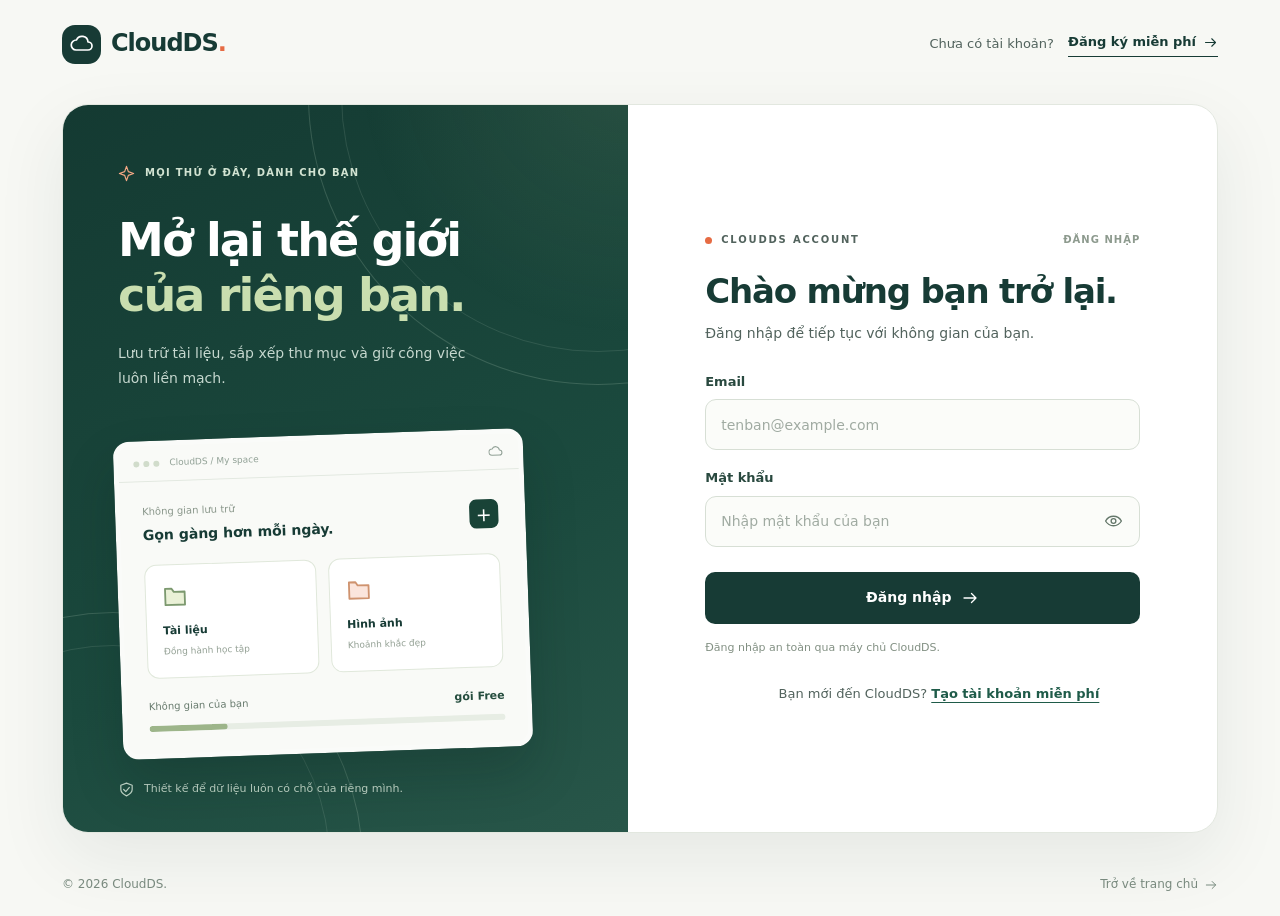
<file: frontend/pages/login.html>
<!DOCTYPE html>
<html lang="vi">
<head>
  <meta charset="UTF-8">
  <meta name="viewport" content="width=device-width, initial-scale=1">
  <meta name="theme-color" content="#173b35">
  <meta name="description" content="Đăng nhập CloudDS — lưu trữ tài liệu và hình ảnh thật gọn gàng.">
  <title>Đăng nhập — CloudDS</title>
  <link rel="icon" href="../assets/icons/favicon.svg" type="image/svg+xml">
  <link rel="stylesheet" href="../assets/vendor/bootstrap/bootstrap.min.css">
  <link rel="stylesheet" href="../assets/css/main.css">
  
  
  <link rel="stylesheet" href="../assets/css/components.css">
  <link rel="stylesheet" href="../assets/css/auth.css">
  <script src="../assets/js/api.js" defer></script>
  
  <script src="../assets/js/auth.js" defer></script>
</head>
<body class="auth-page" data-auth-page="login">
  <a class="skip-link" href="#main">Bỏ qua điều hướng</a>
  <svg xmlns="http://www.w3.org/2000/svg" style="display:none" aria-hidden="true">
<symbol id="icon-cloud" viewBox="0 0 24 24"><path d="M6 18h12a4 4 0 0 0 0-8 6 6 0 0 0-11.5-2A5 5 0 0 0 6 18Z"/></symbol>
<symbol id="icon-arrow" viewBox="0 0 24 24"><path d="M4 12h16m-6-6 6 6-6 6"/></symbol>
<symbol id="icon-check" viewBox="0 0 24 24"><path d="m5 12 4 4L19 6"/></symbol>
<symbol id="icon-folder" viewBox="0 0 24 24"><path d="M3 7V5h6l2 3h10v12H3V7Z"/></symbol>
<symbol id="icon-shield" viewBox="0 0 24 24"><path d="m12 3 8 3v6c0 5-8 9-8 9s-8-4-8-9V6Z"/><path d="m8 12 3 3 5-6"/></symbol>
<symbol id="icon-eye" viewBox="0 0 24 24"><path d="M2 12s3.5-6 10-6 10 6 10 6-3.5 6-10 6S2 12 2 12Z"/><circle cx="12" cy="12" r="3"/></symbol>
<symbol id="icon-eye-off" viewBox="0 0 24 24"><path d="m3 3 18 18M10.7 6.1a12.5 12.5 0 0 1 1.3-.1c6.5 0 10 6 10 6a16 16 0 0 1-3.2 3.7M6.3 6.7C3.5 8.5 2 12 2 12s3.5 6 10 6c1.2 0 2.3-.2 3.3-.6"/><path d="M10 10a3 3 0 0 0 4 4"/></symbol>
<symbol id="icon-sparkle" viewBox="0 0 24 24"><path d="m12 2 2.6 7.4L22 12l-7.4 2.6L12 22l-2.6-7.4L2 12l7.4-2.6L12 2Z"/></symbol>
<symbol id="icon-lock" viewBox="0 0 24 24"><rect x="5" y="10" width="14" height="11" rx="2"/><path d="M8 10V7a4 4 0 0 1 8 0v3"/></symbol>
</svg>
  <header class="auth-header">
    <div class="container auth-header-inner">
      <a class="brand" href="../index.html" aria-label="CloudDS — Trang chủ"><span class="brand-mark"><svg class="icon" aria-hidden="true"><use href="#icon-cloud"></use></svg></span><span>CloudDS<span class="brand-dot">.</span></span></a>
      <div class="auth-header-action"><span>Chưa có tài khoản?</span><a href="register.html">Đăng ký miễn phí<svg class="icon" aria-hidden="true"><use href="#icon-arrow"></use></svg></a></div>
    </div>
  </header>
  <main id="main" class="auth-main container">
    <section class="auth-shell" aria-label="Đăng nhập CloudDS">
      <div class="auth-aside">
        <div class="aside-glow aside-glow-one" aria-hidden="true"></div><div class="aside-glow aside-glow-two" aria-hidden="true"></div>
        <div class="aside-content">
          <div class="aside-label"><svg class="icon" aria-hidden="true"><use href="#icon-sparkle"></use></svg>MỌI THỨ Ở ĐÂY, DÀNH CHO BẠN</div>
          <h1>Mở lại thế giới<br><em>của riêng bạn.</em></h1>
          <p>Lưu trữ tài liệu, sắp xếp thư mục và giữ công việc luôn liền mạch.</p>
          <div class="aside-illustration" aria-hidden="true"><div class="illus-top"><span class="illus-dots"><i></i><i></i><i></i></span><span>CloudDS / My space</span><svg class="icon"><use href="#icon-cloud"></use></svg></div><div class="illus-body"><div class="illus-title"><div><small>Không gian lưu trữ</small><strong>Gọn gàng hơn mỗi ngày.</strong></div><span class="illus-plus">+</span></div><div class="illus-folders"><span><svg class="icon"><use href="#icon-folder"></use></svg><b>Tài liệu</b><small>Đồng hành học tập</small></span><span><svg class="icon"><use href="#icon-folder"></use></svg><b>Hình ảnh</b><small>Khoảnh khắc đẹp</small></span></div><div class="illus-capacity"><span>Không gian của bạn</span><b>gói Free</b><div class="illus-progress"><i></i></div></div></div></div>
          <div class="aside-bottom"><svg class="icon" aria-hidden="true"><use href="#icon-shield"></use></svg> Thiết kế để dữ liệu luôn có chỗ của riêng mình.</div>
        </div>
      </div>
      <div class="auth-form-side">
        <div class="form-content" id="auth-form-content">
          <div class="form-topline"><span class="eyebrow">CLOUDDS ACCOUNT</span><span class="form-step">ĐĂNG NHẬP</span></div>
          <h2>Chào mừng bạn trở lại.</h2><p class="form-subtitle">Đăng nhập để tiếp tục với không gian của bạn.</p>
          <div class="form-message" id="form-message" role="alert" hidden></div>
          <noscript><p class="alert alert-warning">Vui lòng bật JavaScript để sử dụng biểu mẫu.</p></noscript><form id="auth-form" method="post" novalidate><fieldset id="auth-fields" disabled>
            <div class="field" data-field="email"><label for="email">Email</label><div class="input-wrap"><input class="form-control" id="email" name="email" type="email" placeholder="tenban@example.com" autocomplete="email" maxlength="254" required aria-describedby="email-error" spellcheck="false"></div><p class="field-error" id="email-error" aria-live="polite"></p></div><div class="field" data-field="password"><label for="password">Mật khẩu</label><div class="input-wrap"><input class="form-control" id="password" name="password" type="password" placeholder="Nhập mật khẩu của bạn" autocomplete="current-password" required aria-describedby="password-error" spellcheck="false"><button class="visibility-toggle" type="button" aria-label="Hiện mật khẩu" aria-pressed="false" data-toggle-password="password"><svg class="icon" aria-hidden="true"><use href="#icon-eye"></use></svg></button></div><p class="field-error" id="password-error" aria-live="polite"></p></div>
            <button id="submit-button" class="btn btn-brand form-submit" type="submit"><span class="submit-label">Đăng nhập</span><svg class="icon submit-arrow" aria-hidden="true"><use href="#icon-arrow"></use></svg><span class="spinner-border spinner-border-sm submit-spinner" aria-hidden="true"></span></button>
          </fieldset></form>
          <p class="form-note">Đăng nhập an toàn qua máy chủ CloudDS.</p>
          <p class="form-switch">Bạn mới đến CloudDS? <a href="register.html">Tạo tài khoản miễn phí</a></p>
        </div>
        <section class="auth-success" id="auth-success" hidden tabindex="-1" aria-live="polite"><span class="success-mark"><svg class="icon" aria-hidden="true"><use href="#icon-check"></use></svg></span><h2>Chào mừng đến với CloudDS.</h2><p>Khám phá không gian lưu trữ của bạn.</p><a class="btn btn-brand" href="dashboard.html">Vào tài khoản<svg class="icon" aria-hidden="true"><use href="#icon-arrow"></use></svg></a></section>
      </div>
    </section>
  </main>
  <footer class="auth-footer"><div class="container"><span>© <span id="current-year">2026</span> CloudDS.</span><a href="../index.html">Trở về trang chủ <svg class="icon" aria-hidden="true"><use href="#icon-arrow"></use></svg></a></div></footer>
</body>
</html>
</file>
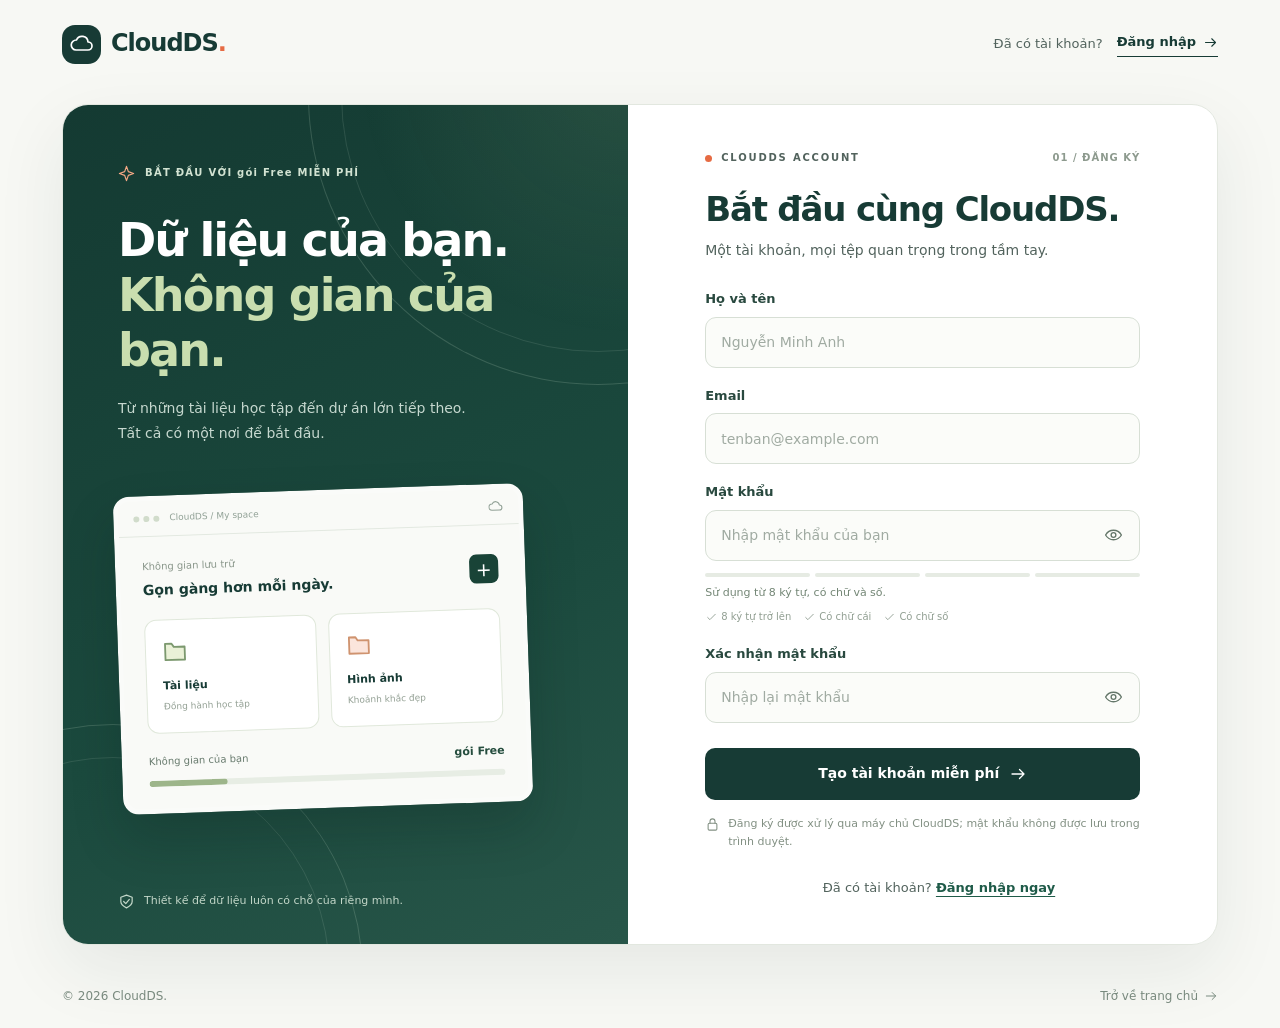
<file: frontend/pages/register.html>
<!DOCTYPE html>
<html lang="vi">
<head>
  <meta charset="UTF-8">
  <meta name="viewport" content="width=device-width, initial-scale=1">
  <meta name="theme-color" content="#173b35">
  <meta name="description" content="Tạo tài khoản CloudDS — lưu trữ tài liệu và hình ảnh thật gọn gàng.">
  <title>Tạo tài khoản — CloudDS</title>
  <link rel="icon" href="../assets/icons/favicon.svg" type="image/svg+xml">
  <link rel="stylesheet" href="../assets/vendor/bootstrap/bootstrap.min.css">
  <link rel="stylesheet" href="../assets/css/main.css">
  
  
  <link rel="stylesheet" href="../assets/css/components.css">
  <link rel="stylesheet" href="../assets/css/auth.css">
  <script src="../assets/js/api.js" defer></script>
  
  <script src="../assets/js/auth.js" defer></script>
</head>
<body class="auth-page" data-auth-page="register">
  <a class="skip-link" href="#main">Bỏ qua điều hướng</a>
  <svg xmlns="http://www.w3.org/2000/svg" style="display:none" aria-hidden="true">
<symbol id="icon-cloud" viewBox="0 0 24 24"><path d="M6 18h12a4 4 0 0 0 0-8 6 6 0 0 0-11.5-2A5 5 0 0 0 6 18Z"/></symbol>
<symbol id="icon-arrow" viewBox="0 0 24 24"><path d="M4 12h16m-6-6 6 6-6 6"/></symbol>
<symbol id="icon-check" viewBox="0 0 24 24"><path d="m5 12 4 4L19 6"/></symbol>
<symbol id="icon-folder" viewBox="0 0 24 24"><path d="M3 7V5h6l2 3h10v12H3V7Z"/></symbol>
<symbol id="icon-shield" viewBox="0 0 24 24"><path d="m12 3 8 3v6c0 5-8 9-8 9s-8-4-8-9V6Z"/><path d="m8 12 3 3 5-6"/></symbol>
<symbol id="icon-eye" viewBox="0 0 24 24"><path d="M2 12s3.5-6 10-6 10 6 10 6-3.5 6-10 6S2 12 2 12Z"/><circle cx="12" cy="12" r="3"/></symbol>
<symbol id="icon-eye-off" viewBox="0 0 24 24"><path d="m3 3 18 18M10.7 6.1a12.5 12.5 0 0 1 1.3-.1c6.5 0 10 6 10 6a16 16 0 0 1-3.2 3.7M6.3 6.7C3.5 8.5 2 12 2 12s3.5 6 10 6c1.2 0 2.3-.2 3.3-.6"/><path d="M10 10a3 3 0 0 0 4 4"/></symbol>
<symbol id="icon-sparkle" viewBox="0 0 24 24"><path d="m12 2 2.6 7.4L22 12l-7.4 2.6L12 22l-2.6-7.4L2 12l7.4-2.6L12 2Z"/></symbol>
<symbol id="icon-lock" viewBox="0 0 24 24"><rect x="5" y="10" width="14" height="11" rx="2"/><path d="M8 10V7a4 4 0 0 1 8 0v3"/></symbol>
</svg>
  <header class="auth-header">
    <div class="container auth-header-inner">
      <a class="brand" href="../index.html" aria-label="CloudDS — Trang chủ"><span class="brand-mark"><svg class="icon" aria-hidden="true"><use href="#icon-cloud"></use></svg></span><span>CloudDS<span class="brand-dot">.</span></span></a>
      <div class="auth-header-action"><span>Đã có tài khoản?</span><a href="login.html">Đăng nhập<svg class="icon" aria-hidden="true"><use href="#icon-arrow"></use></svg></a></div>
    </div>
  </header>
  <main id="main" class="auth-main container">
    <section class="auth-shell" aria-label="Tạo tài khoản CloudDS">
      <div class="auth-aside">
        <div class="aside-glow aside-glow-one" aria-hidden="true"></div><div class="aside-glow aside-glow-two" aria-hidden="true"></div>
        <div class="aside-content">
          <div class="aside-label"><svg class="icon" aria-hidden="true"><use href="#icon-sparkle"></use></svg>BẮT ĐẦU VỚI gói Free MIỄN PHÍ</div>
          <h1>Dữ liệu của bạn.<br><em>Không gian của bạn.</em></h1>
          <p>Từ những tài liệu học tập đến dự án lớn tiếp theo. Tất cả có một nơi để bắt đầu.</p>
          <div class="aside-illustration" aria-hidden="true"><div class="illus-top"><span class="illus-dots"><i></i><i></i><i></i></span><span>CloudDS / My space</span><svg class="icon"><use href="#icon-cloud"></use></svg></div><div class="illus-body"><div class="illus-title"><div><small>Không gian lưu trữ</small><strong>Gọn gàng hơn mỗi ngày.</strong></div><span class="illus-plus">+</span></div><div class="illus-folders"><span><svg class="icon"><use href="#icon-folder"></use></svg><b>Tài liệu</b><small>Đồng hành học tập</small></span><span><svg class="icon"><use href="#icon-folder"></use></svg><b>Hình ảnh</b><small>Khoảnh khắc đẹp</small></span></div><div class="illus-capacity"><span>Không gian của bạn</span><b>gói Free</b><div class="illus-progress"><i></i></div></div></div></div>
          <div class="aside-bottom"><svg class="icon" aria-hidden="true"><use href="#icon-shield"></use></svg> Thiết kế để dữ liệu luôn có chỗ của riêng mình.</div>
        </div>
      </div>
      <div class="auth-form-side">
        <div class="form-content" id="auth-form-content">
          <div class="form-topline"><span class="eyebrow">CLOUDDS ACCOUNT</span><span class="form-step">01 / ĐĂNG KÝ</span></div>
          <h2>Bắt đầu cùng CloudDS.</h2><p class="form-subtitle">Một tài khoản, mọi tệp quan trọng trong tầm tay.</p>
          <div class="form-message" id="form-message" role="alert" hidden></div>
          <noscript><p class="alert alert-warning">Vui lòng bật JavaScript để sử dụng biểu mẫu.</p></noscript><form id="auth-form" method="post" novalidate><fieldset id="auth-fields" disabled>
            <div class="field" data-field="name"><label for="name">Họ và tên</label><div class="input-wrap"><input class="form-control" id="name" name="name" type="text" placeholder="Nguyễn Minh Anh" autocomplete="name" minlength="2" maxlength="80" required aria-describedby="name-error" spellcheck="false"></div><p class="field-error" id="name-error" aria-live="polite"></p></div><div class="field" data-field="email"><label for="email">Email</label><div class="input-wrap"><input class="form-control" id="email" name="email" type="email" placeholder="tenban@example.com" autocomplete="email" maxlength="254" required aria-describedby="email-error" spellcheck="false"></div><p class="field-error" id="email-error" aria-live="polite"></p></div><div class="field" data-field="password"><label for="password">Mật khẩu</label><div class="input-wrap"><input class="form-control" id="password" name="password" type="password" placeholder="Nhập mật khẩu của bạn" autocomplete="new-password" minlength="8" maxlength="128" required aria-describedby="password-error" spellcheck="false"><button class="visibility-toggle" type="button" aria-label="Hiện mật khẩu" aria-pressed="false" data-toggle-password="password"><svg class="icon" aria-hidden="true"><use href="#icon-eye"></use></svg></button></div><p class="field-error" id="password-error" aria-live="polite"></p></div><div class="password-guide" id="password-guide"><div class="password-meter" role="meter" aria-label="Độ mạnh mật khẩu" aria-valuemin="0" aria-valuemax="4" aria-valuenow="0"><span></span><span></span><span></span><span></span></div><p id="password-strength" class="password-strength">Sử dụng từ 8 ký tự, có chữ và số.</p><div class="password-hints"><span id="hint-length"><svg class="icon" aria-hidden="true"><use href="#icon-check"></use></svg> 8 ký tự trở lên</span><span id="hint-letter"><svg class="icon" aria-hidden="true"><use href="#icon-check"></use></svg> Có chữ cái</span><span id="hint-number"><svg class="icon" aria-hidden="true"><use href="#icon-check"></use></svg> Có chữ số</span></div></div><div class="field" data-field="confirmPassword"><label for="confirmPassword">Xác nhận mật khẩu</label><div class="input-wrap"><input class="form-control" id="confirmPassword" name="confirmPassword" type="password" placeholder="Nhập lại mật khẩu" autocomplete="new-password" minlength="8" maxlength="128" required aria-describedby="confirmPassword-error" spellcheck="false"><button class="visibility-toggle" type="button" aria-label="Hiện mật khẩu" aria-pressed="false" data-toggle-password="confirmPassword"><svg class="icon" aria-hidden="true"><use href="#icon-eye"></use></svg></button></div><p class="field-error" id="confirmPassword-error" aria-live="polite"></p></div>
            <button id="submit-button" class="btn btn-brand form-submit" type="submit"><span class="submit-label">Tạo tài khoản miễn phí</span><svg class="icon submit-arrow" aria-hidden="true"><use href="#icon-arrow"></use></svg><span class="spinner-border spinner-border-sm submit-spinner" aria-hidden="true"></span></button>
          </fieldset></form>
          <div class="form-note"><svg class="icon" aria-hidden="true"><use href="#icon-lock"></use></svg><span>Đăng ký được xử lý qua máy chủ CloudDS; mật khẩu không được lưu trong trình duyệt.</span></div>
          <p class="form-switch">Đã có tài khoản? <a href="login.html">Đăng nhập ngay</a></p>
        </div>
        <section class="auth-success" id="auth-success" hidden tabindex="-1" aria-live="polite"><span class="success-mark"><svg class="icon" aria-hidden="true"><use href="#icon-check"></use></svg></span><h2>Tạo tài khoản thành công.</h2><p>Tài khoản đã được tạo. Hãy đăng nhập để sử dụng CloudDS.</p><a class="btn btn-brand" href="login.html">Khám phá không gian<svg class="icon" aria-hidden="true"><use href="#icon-arrow"></use></svg></a></section>
      </div>
    </section>
  </main>
  <footer class="auth-footer"><div class="container"><span>© <span id="current-year">2026</span> CloudDS.</span><a href="../index.html">Trở về trang chủ <svg class="icon" aria-hidden="true"><use href="#icon-arrow"></use></svg></a></div></footer>
</body>
</html>
</file>
<file: frontend/assets/css/main.css>
/* Design tokens dùng chung cho các trang tiếp theo. */
:root {
  --color-ink: #173b35;
  --color-text: #52635d;
  --color-surface: #ffffff;
  --color-bg: #f8f9f5;
  --color-soft: #eef2e9;
  --color-line: #dce3d9;
  --color-accent: #e66b43;
  --color-accent-dark: #ae3d1b;
  --radius-sm: 12px;
  --radius-md: 20px;
  --radius-lg: 32px;
  --shadow-card: 0 20px 60px rgb(24 54 44 / 8%);
  --font-body: "Segoe UI", system-ui, -apple-system, sans-serif;
  --container-width: 1180px;
}


/* Các quy tắc nền tảng, độc lập với nội dung trang. */
*, *::before, *::after { box-sizing: border-box; }
html { scroll-behavior: smooth; scroll-padding-top: 100px; }
body { margin: 0; background: var(--color-bg); color: var(--color-ink); font-family: var(--font-body); line-height: 1.65; -webkit-font-smoothing: antialiased; }
a { color: inherit; text-decoration: none; }
button, input { font: inherit; }
button, a { -webkit-tap-highlight-color: transparent; }
button { touch-action: manipulation; }
h1, h2, h3, p { margin-top: 0; }
h1, h2, h3 { line-height: 1.2; }
::selection { background: #e9b79a; color: #173b35; }
:focus-visible { outline: 3px solid var(--color-accent); outline-offset: 5px; }
.container { max-width: var(--container-width); }
.icon { width: 24px; height: 24px; fill: none; stroke: currentColor; stroke-width: 1.7; stroke-linecap: round; stroke-linejoin: round; flex: 0 0 auto; }
.skip-link { position: fixed; top: -100px; left: 16px; z-index: 100; padding: 10px 18px; background: white; border: 2px solid var(--color-ink); }
.skip-link:focus { top: 10px; }
[hidden] { display: none !important; }
@media (prefers-reduced-motion: reduce) {
 html { scroll-behavior: auto; }
 *, *::before, *::after { animation-duration: .01ms !important; animation-iteration-count: 1 !important; transition-duration: .01ms !important; }
}


/* Header/footer có thể tách sang component khi bổ sung các trang. */
.site-header { position: sticky; top: 0; z-index: 30; background: rgb(248 249 245 / 98%); border-bottom: 1px solid var(--color-line); }
.header-inner { min-height: 86px; display: flex; align-items: center; gap: 36px; }
.brand { display: inline-flex; align-items: center; gap: 10px; font-weight: 750; font-size: 24px; letter-spacing: -1px; white-space: nowrap; }
.brand-mark { display: grid; place-items: center; width: 39px; height: 39px; border-radius: 13px; color: white; background: var(--color-ink); }
.brand-dot { color: var(--color-accent); }
.desktop-nav { display: flex; align-items: center; justify-content: space-between; flex: 1; gap: 28px; }
.nav-links, .nav-actions { display: flex; align-items: center; gap: 26px; }
.nav-links a, .login-link { font-size: 14px; font-weight: 600; }
.nav-links a { position: relative; padding: 10px 0; color: var(--color-text); }
.nav-links a::after { content: ""; position: absolute; left: 0; right: 0; bottom: 3px; height: 2px; background: var(--color-accent); transform: scaleX(0); transition: transform .2s ease; }
.nav-links a:hover::after, .nav-links a[aria-current]::after { transform: scaleX(1); }
.menu-toggle { display: none; margin-left: auto; width: 44px; height: 44px; align-items: center; justify-content: center; border: 1px solid var(--color-line); border-radius: 10px; color: var(--color-ink); background: transparent; }
.site-footer { padding: 64px 0 24px; border-top: 1px solid var(--color-line); }
.footer-top { display: grid; grid-template-columns: 2fr 1fr 1fr 1.2fr; gap: 40px; }
.footer-about p { max-width: 280px; margin-top: 16px; color: var(--color-text); font-size: 14px; }
.footer-heading { font-size: 14px; margin: 8px 0 20px; font-weight: 700; }
.footer-links { list-style: none; padding: 0; margin: 0; }
.footer-links li { margin-bottom: 10px; font-size: 14px; color: var(--color-text); }
.footer-links a:hover { color: var(--color-accent-dark); }
.footer-bottom { margin-top: 44px; padding-top: 20px; border-top: 1px solid var(--color-line); display: flex; justify-content: space-between; gap: 16px; font-size: 12px; color: var(--color-text); }
@media (max-width: 991.98px) {
 .header-inner { min-height: 74px; flex-wrap: wrap; gap: 0; }
 .brand { font-size: 22px; }
 .menu-toggle { display: flex; }
 .desktop-nav { display: none; flex-basis: 100%; padding: 15px 0 24px; }
 .desktop-nav.is-open { display: flex; flex-direction: column; align-items: stretch; }
 .nav-links { align-items: stretch; flex-direction: column; gap: 3px; }
 .nav-actions { border-top: 1px solid var(--color-line); padding-top: 20px; justify-content: space-between; }
 .footer-top { grid-template-columns: 2fr 1fr 1fr; }
 .footer-contact { grid-column: 1 / -1; }
}
@media (max-width: 575.98px) {
 .container { padding-left: 22px; padding-right: 22px; }
 .footer-top { grid-template-columns: 1fr 1fr; gap: 28px; }
 .footer-about, .footer-contact { grid-column: 1 / -1; }
 .footer-bottom { flex-direction: column; }
}


/* Chỉ dành cho trang chủ; không chứa quy tắc nghiệp vụ. */
.hero { position: relative; padding: 76px 0 52px; overflow: hidden; }
.hero-grid { display: grid; grid-template-columns: 1.04fr 1fr; gap: 60px; align-items: center; }
.hero-badge { display: inline-flex; align-items: center; gap: 9px; padding: 6px 12px 6px 7px; border: 1px solid var(--color-line); border-radius: 99px; font-size: 12px; font-weight: 600; margin-bottom: 27px; background: #fff; }
.hero-badge span { background: #eaf0de; border-radius: 99px; padding: 3px 8px; font-size: 10px; letter-spacing: .6px; }
.hero h1 { font-size: clamp(42px, 4.9vw, 65px); font-weight: 650; letter-spacing: -2.8px; line-height: 1.13; margin-bottom: 24px; }
.hero h1 em { font-style: normal; color: #678065; }
.hero-copy { max-width: 445px; color: var(--color-text); font-size: 16px; line-height: 1.8; margin-bottom: 28px; }
.hero-actions { display: flex; gap: 12px; flex-wrap: wrap; }
.hero-note { display: flex; align-items: center; gap: 8px; font-size: 12px; color: var(--color-text); margin: 18px 0 0; }
.hero-note .icon { width: 15px; height: 15px; }
.hero-visual { min-width: 0; position: relative; padding: 45px 0 46px; }
.visual-orbit { position: absolute; inset: 0 -40px; border: 1px solid #e0e7d8; border-radius: 50%; transform: rotate(-24deg); }
.visual-orbit::after { content: ""; position: absolute; inset: 25px; border: 1px dashed #d4dfcc; border-radius: 50%; }
.app-preview { position: relative; background: white; border: 1px solid #dae1d7; border-radius: 16px; box-shadow: 0 25px 60px rgb(39 61 46 / 11%); transform: rotate(-2deg); overflow: hidden; }
.app-chrome { display: flex; align-items: center; gap: 5px; padding: 13px 15px; border-bottom: 1px solid #e9ede5; background: #fafbf8; }
.app-chrome i { width: 6px; height: 6px; border-radius: 50%; background: #d9dfd2; }
.app-chrome span { margin: auto; font-size: 9px; color: #788472; }
.app-chrome .icon { width: 12px; height: 12px; color: #7a8b71; }
.app-content { display: grid; grid-template-columns: 105px 1fr; min-height: 295px; }
.app-sidebar { padding: 21px 10px; border-right: 1px solid #edf0e8; background: #fbfcf9; }
.app-logo { font-size: 12px; font-weight: 750; display: flex; gap: 5px; align-items: center; margin-bottom: 24px; }
.app-logo .icon { width: 19px; height: 19px; }
.app-nav { font-size: 9px; color: #788371; padding: 7px 6px; display: flex; align-items: center; gap: 5px; margin-bottom: 4px; }
.app-nav .icon { width: 13px; height: 13px; }
.app-nav.active { color: #294b39; background: #eaf0df; border-radius: 5px; }
.app-quota { margin-top: 46px; font-size: 8px; color: #738169; }
.quota-bar { height: 4px; border-radius: 20px; background: #e6ebdf; margin: 7px 0; overflow: hidden; }
.quota-bar span { display: block; width: 36%; height: 100%; background: #91a778; }
.app-main { padding: 20px 17px; min-width: 0; }
.app-main-top { display: flex; justify-content: space-between; align-items: center; font-size: 12px; font-weight: 650; }
.mock-upload { font-size: 8px; padding: 5px 8px; background: var(--color-ink); color: white; border-radius: 4px; }
.app-sub { margin: 4px 0 18px; color: #87927d; font-size: 8px; }
.folder-grid { display: grid; grid-template-columns: repeat(3,1fr); gap: 8px; }
.mock-folder { padding: 12px 7px; border: 1px solid #e5eadf; border-radius: 8px; font-size: 8px; }
.mock-folder .icon { width: 24px; height: 24px; margin-bottom: 7px; display: block; fill: #e6ebce; stroke: #98aa72; }
.mock-folder:nth-child(2) .icon { fill: #fae5d8; stroke: #d79c7b; }
.mock-folder:nth-child(3) .icon { fill: #e4eaf2; stroke: #95a6bf; }
.mock-folder small { display: block; color: #89927f; font-size: 7px; margin-top: 3px; }
.recent-label { margin: 18px 0 6px; font-size: 9px; font-weight: 600; }
.mock-file { display: flex; align-items: center; gap: 7px; border-bottom: 1px solid #f0f2ec; padding: 9px 0; font-size: 8px; }
.file-icon { padding: 5px; background: #f9ede5; color: #b78360; border-radius: 5px; display: grid; place-items: center; }
.file-icon .icon { width: 13px; height: 13px; }
.mock-file small { margin-left: auto; font-size: 7px; color: #89927f; }
.float-card { position: absolute; background: #fff; border: 1px solid #e0e5db; border-radius: 12px; box-shadow: 0 10px 30px rgb(30 55 40 / 8%); display: flex; align-items: center; gap: 10px; padding: 12px 16px; transform: rotate(3deg); }
.float-free { top: 8px; right: -14px; }
.float-success { bottom: 12px; left: -24px; transform: rotate(2deg); }
.float-symbol { display: grid; place-items: center; width: 36px; height: 36px; border-radius: 10px; background: #edf2e4; color: #69854a; }
.float-card strong { font-size: 12px; display: block; line-height: 1.5; }
.float-card small { font-size: 9px; color: var(--color-text); }
.value-strip { display: flex; justify-content: space-between; gap: 20px; border-top: 1px solid var(--color-line); border-bottom: 1px solid var(--color-line); padding: 23px 0; margin-top: 36px; }
.value-item { display: flex; align-items: center; gap: 10px; font-size: 12px; font-weight: 550; }
.value-item .icon { width: 18px; height: 18px; color: #698263; }
.features { padding: 75px 0 84px; }
.section-intro { display: flex; align-items: flex-end; justify-content: space-between; gap: 40px; margin-bottom: 35px; }
.section-intro .section-copy { max-width: 340px; margin-bottom: 4px; font-size: 14px; }
.section-intro h2 { margin: 0; }
.feature-card { height: 100%; border: 1px solid var(--color-line); border-radius: 18px; padding: 28px; background: #fff; }
.feature-icon { width: 45px; height: 45px; display: grid; place-items: center; border-radius: 12px; background: #eff2e7; margin-bottom: 25px; }
.feature-card h3 { font-size: 19px; font-weight: 650; margin-bottom: 12px; }
.feature-card p { color: var(--color-text); font-size: 14px; line-height: 1.8; margin-bottom: 0; }
.feature-card:nth-child(2) { background: #fafbf8; }
.workflow { padding: 60px 0 74px; background: #edf1e7; border-top: 1px solid #e1e7da; border-bottom: 1px solid #e1e7da; }
.workflow-grid { display: grid; grid-template-columns: 1fr 1.3fr; align-items: center; gap: 80px; }
.workflow .section-copy { font-size: 14px; max-width: 320px; }
.step { display: flex; gap: 20px; position: relative; padding: 20px 0; border-bottom: 1px solid #d6dfce; }
.step:last-child { border-bottom: 0; }
.step-number { font-size: 12px; font-weight: 650; color: #71806c; padding-top: 3px; }
.step h3 { font-size: 18px; margin-bottom: 6px; }
.step p { font-size: 14px; color: var(--color-text); margin: 0; }
.pricing { padding: 85px 0; }
.center-heading { text-align: center; margin-bottom: 38px; }
.center-heading .section-copy { margin: 18px auto 0; font-size: 15px; }
.plan-card { position: relative; height: 100%; padding: 30px; border: 1px solid var(--color-line); border-radius: 22px; background: white; }
.plan-card.featured { background: var(--color-ink); color: #fff; border-color: var(--color-ink); }
.plan-label { display: flex; justify-content: space-between; align-items: center; gap: 8px; margin-bottom: 12px; }
.plan-name { font-size: 17px; font-weight: 700; margin: 0; }
.plan-tag { font-size: 9px; font-weight: 650; background: #e9efdd; color: #36532d; padding: 5px 9px; border-radius: 30px; letter-spacing: .4px; }
.plan-card.featured .plan-tag { background: #eec6ab; color: #3b392b; }
.plan-description { font-size: 13px; color: var(--color-text); margin-bottom: 28px; }
.plan-card.featured .plan-description, .plan-card.featured .price-period { color: #c8d6cd; }
.plan-capacity { display: flex; align-items: baseline; gap: 8px; margin-bottom: 16px; }
.plan-capacity strong { font-size: 54px; letter-spacing: -2px; font-weight: 600; line-height: 1; }
.plan-capacity span { font-size: 22px; }
.plan-price { font-size: 23px; font-weight: 650; }
.price-period { font-size: 12px; font-weight: 400; color: var(--color-text); }
.plan-divider { border-top: 1px solid var(--color-line); margin: 24px 0; }
.featured .plan-divider { border-color: #436259; }
.plan-card .check-list li { font-size: 13px; }
.plan-bottom { border-top: 1px solid var(--color-line); padding-top: 18px; margin-top: 24px; font-size: 12px; color: var(--color-text); }
.featured .plan-bottom { border-color: #436259; color: #d3e1d8; }
.faq-section { padding: 20px 0 85px; }
.faq-layout { display: grid; grid-template-columns: .8fr 1.2fr; gap: 85px; }
.faq-intro .section-copy { font-size: 14px; }
.text-link { display: inline-flex; align-items: center; gap: 8px; font-size: 14px; font-weight: 650; border-bottom: 1px solid currentColor; padding-bottom: 3px; }
.text-link .icon { width: 16px; height: 16px; }
.signup-section { padding: 0 0 80px; }
.signup-panel { position: relative; overflow: hidden; background: #dfe8d6; border: 1px solid #d4dfc8; border-radius: 26px; padding: 50px 55px; display: flex; justify-content: space-between; gap: 35px; align-items: center; }
.signup-panel::after { content: ""; position: absolute; width: 310px; height: 310px; right: -80px; top: -140px; border: 1px solid #bccdaf; border-radius: 50%; pointer-events: none; }
.signup-panel h2 { font-size: clamp(28px,3vw,38px); letter-spacing: -1px; max-width: 480px; margin-bottom: 12px; }
.signup-panel p { font-size: 14px; color: var(--color-text); margin: 0; }
.signup-action { flex-shrink: 0; position: relative; z-index: 1; text-align: center; }
.signup-action small { display: block; margin-top: 12px; font-size: 11px; color: var(--color-text); }
@media (min-width: 992px) { .float-free { animation: settle-in .8s ease both; } .float-success { animation: settle-in 1s ease both; } }
@keyframes settle-in { from { opacity: 0; translate: 0 12px; } to { opacity: 1; translate: 0 0; } }
@media (max-width: 1199.98px) { .hero-grid { gap: 35px; } .hero h1 { font-size: 54px; } .float-free { right: 0; } .app-content { grid-template-columns: 88px 1fr; } }
@media (max-width: 991.98px) {
 .hero { padding-top: 50px; }
 .hero-grid { grid-template-columns: 1fr; gap: 30px; }
 .hero-copy { max-width: 540px; }
 .hero h1 { font-size: clamp(44px,7vw,62px); max-width: 640px; }
 .hero-visual { width: min(560px,100%); margin: 0 auto; }
 .app-content { grid-template-columns: 105px 1fr; }
 .value-strip { flex-wrap: wrap; row-gap: 18px; }
 .value-item { width: calc(50% - 10px); }
 .workflow-grid, .faq-layout { gap: 35px; grid-template-columns: 1fr 1fr; }
 .section-intro { align-items: flex-start; flex-direction: column; gap: 18px; }
 .section-intro .section-copy { max-width: 540px; }
 .plan-card { padding: 24px; }
 .signup-panel { padding: 36px; }
}
@media (max-width: 767.98px) {
 .features, .pricing { padding: 55px 0; }
 .workflow-grid, .faq-layout { grid-template-columns: 1fr; gap: 20px; }
 .workflow { padding: 45px 0; }
 .workflow .section-copy { max-width: 500px; }
 .plan-card { padding: 30px; }
 .faq-section { padding: 15px 0 55px; }
 .signup-panel { flex-direction: column; align-items: flex-start; padding: 30px; }
 .signup-section { padding-bottom: 55px; }
 .signup-action { text-align: left; }
}
@media (max-width: 575.98px) {
 .hero h1 { font-size: 43px; letter-spacing: -1.9px; }
 .hero-copy { font-size: 15px; }
 .hero-visual { padding-top: 38px; }
 .hero-badge { font-size: 10px; }
 .hero-actions .btn { padding: 12px 16px; font-size: 13px; }
 .float-card { padding: 9px 10px; gap: 7px; }
 .float-success { left: -6px; bottom: 11px; }
 .float-card strong { font-size: 10px; }
 .float-card small { font-size: 8px; }
 .float-symbol { width: 29px; height: 29px; }
 .app-content { grid-template-columns: 72px 1fr; min-height: 270px; }
 .app-sidebar { padding: 18px 6px; }
 .app-logo { font-size: 9px; }
 .app-logo .icon { width: 14px; }
 .app-nav { padding: 6px 2px; font-size: 7px; gap: 3px; }
 .app-nav .icon { width: 10px; }
 .app-main { padding: 17px 10px; }
 .mock-folder { padding: 10px 5px; font-size: 7px; }
 .mock-folder small { font-size: 6px; }
 .value-item { font-size: 10px; gap: 7px; }
 .section-heading { letter-spacing: -1px; }
 }

/* Live plan loading / service errors on the landing page */
#home-plans .plan-loading, #home-plans .plan-notice { padding:20px 25px; background:#f0f3e9; border:1px solid #dce5d3; border-radius:13px; font-size:14px; color:#55634f; }
#home-plans .plan-capacity strong { font-size:clamp(30px,3.2vw,43px); letter-spacing:-1px; }
#home-plans .plan-price { white-space:normal; }
#home-plans .check-list li span:first-child { color:#5a8356; margin-right:7px; }
</file>
<file: frontend/assets/css/components.css>
/* Nút, nhãn, FAQ và hộp thoại có thể tái sử dụng. */
.btn { display: inline-flex; justify-content: center; align-items: center; gap: 10px; border-radius: 10px; padding: 13px 22px; font-weight: 650; font-size: 14px; border: 1px solid transparent; transition: background-color .18s ease, transform .18s ease, box-shadow .18s ease; }
.btn:hover { transform: translateY(-2px); }
.btn:focus-visible { box-shadow: none; outline: 3px solid var(--color-accent); outline-offset: 4px; }
.btn-brand { background: var(--color-ink); color: white; }
.btn-brand:hover, .btn-brand:active { background: #24564b; color: white; }
.btn-accent { background: var(--color-accent); color: #172d26; }
.btn-accent:hover, .btn-accent:active { background: #f28b66; color: #172d26; }
.btn-light-outline { background: transparent; color: var(--color-ink); border-color: #c8d0c6; }
.btn-light-outline:hover { border-color: var(--color-ink); background: #eef2e9; }
.btn .icon { width: 18px; height: 18px; }
.eyebrow { display: inline-flex; align-items: center; gap: 9px; color: var(--color-text); font-size: 11px; font-weight: 750; letter-spacing: 1.8px; text-transform: uppercase; margin-bottom: 20px; }
.eyebrow::before { content: ""; width: 7px; height: 7px; background: var(--color-accent); border-radius: 50%; }
.section-heading { font-size: clamp(30px, 3.4vw, 43px); font-weight: 650; letter-spacing: -1.5px; }
.section-copy { color: var(--color-text); font-size: 16px; max-width: 510px; }
.check-list { list-style: none; padding: 0; margin: 0; }
.check-list li { display: flex; align-items: flex-start; gap: 10px; margin-bottom: 13px; font-size: 14px; }
.check-list .icon { width: 18px; height: 18px; margin-top: 2px; }
.faq-item { border-bottom: 1px solid var(--color-line); }
.faq-item summary { position: relative; list-style: none; padding: 24px 44px 24px 0; font-weight: 600; cursor: pointer; line-height: 1.5; }
.faq-item summary::-webkit-details-marker { display: none; }
.faq-item summary::after { content: "+"; position: absolute; right: 5px; top: 20px; font-size: 26px; font-weight: 400; color: var(--color-text); }
.faq-item[open] summary::after { content: "−"; }
.faq-item p { color: var(--color-text); font-size: 14px; padding-right: 30px; margin-bottom: 24px; }
.reveal { opacity: 1; transform: none; }
.reveal.is-pending { opacity: 0; transform: translateY(18px); }
.reveal.is-visible { opacity: 1; transform: none; transition: opacity .55s ease, transform .55s ease; }
@media (prefers-reduced-motion: reduce) { .reveal.is-pending { opacity: 1; transform: none; } }

/* CloudDS: make Basic plan action readable against its dark featured card.
   Also applies to the public pricing section; VIP retains the dark button. */
.plan-card.featured .btn.btn-brand {
  background-color: #fff;
  border-color: #fff;
  color: var(--color-ink);
}
.plan-card.featured .btn.btn-brand:hover,
.plan-card.featured .btn.btn-brand:focus-visible,
.plan-card.featured .btn.btn-brand:active {
  background-color: #eef2e9;
  border-color: #eef2e9;
  color: var(--color-ink);
}
</file>
<file: frontend/assets/css/auth.css>
/* Shared CloudDS account pages. Reuses the home page's design tokens. */
.auth-page { min-height: 100vh; background: #f7f8f4; display: flex; flex-direction: column; }
.auth-header { background: #f7f8f4; }
.auth-header-inner { min-height: 88px; display: flex; align-items: center; justify-content: space-between; gap: 20px; }
.auth-header-action { display: flex; align-items: center; gap: 14px; font-size: 13px; color: var(--color-text); }
.auth-header-action a { display: inline-flex; align-items: center; gap: 7px; color: var(--color-ink); font-weight: 750; padding-bottom: 3px; border-bottom: 1px solid currentColor; }
.auth-header-action .icon { width: 15px; height: 15px; }
.auth-main { width: 100%; flex: 1; display: flex; align-items: center; padding-top: 16px; padding-bottom: 42px; }
.auth-shell { display: grid; grid-template-columns: .98fr 1.02fr; width: 100%; min-height: 692px; background: #fff; border: 1px solid #e2e7df; border-radius: 26px; box-shadow: 0 25px 70px rgb(22 57 46 / 8%); overflow: hidden; }
.auth-aside { position: relative; background: linear-gradient(155deg, #143a32 0%, #1b4a3e 62%, #285649 100%); color: #fff; isolation: isolate; overflow: hidden; }
.aside-glow { position: absolute; border-radius: 50%; border: 1px solid rgb(211 231 209 / 18%); pointer-events: none; z-index: -1; }
.aside-glow::after { content: ''; position: absolute; inset: 32px; border: 1px solid rgb(211 231 209 / 12%); border-radius: inherit; }
.aside-glow-one { width: 580px; height: 580px; top: -300px; right: -260px; background: radial-gradient(circle at 55% 45%, rgb(190 217 161 / 10%), transparent 60%); }
.aside-glow-two { width: 500px; height: 500px; bottom: -280px; left: -200px; }
.aside-content { display: flex; flex-direction: column; min-height: 100%; padding: clamp(30px, 4.7vw, 66px) clamp(30px, 4.3vw, 58px) 33px; }
.aside-label { display: inline-flex; align-items: center; gap: 10px; align-self: flex-start; color: #d2e3d2; font-size: 10px; letter-spacing: 1.25px; font-weight: 750; }
.aside-label .icon { width: 17px; height: 17px; color: #f4a885; }
.auth-aside h1 { font-size: clamp(33px, 3.6vw, 48px); letter-spacing: -1.9px; line-height: 1.19; font-weight: 620; margin: 31px 0 18px; }
.auth-aside h1 em { color: #c9deaf; font-style: normal; }
.auth-aside p { color: #c6d8cf; line-height: 1.82; font-size: 14px; max-width: 350px; margin: 0; }
.aside-illustration { width: min(100%, 410px); margin: 43px 0 28px; overflow: hidden; border-radius: 16px; background: #f9faf7; color: var(--color-ink); box-shadow: 0 26px 50px rgb(8 26 22 / 21%); transform: rotate(-2deg); border: 5px solid rgb(255 255 255 / 18%); }
.illus-top { padding: 10px 15px; display: flex; align-items: center; gap: 10px; font-size: 9px; color: #91a196; border-bottom: 1px solid #e3e9e1; }
.illus-top .icon { width: 15px; height: 15px; margin-left: auto; }
.illus-dots { display: flex; gap: 4px; }.illus-dots i { width: 6px; height: 6px; background: #d1dccb; border-radius: 50%; }
.illus-body { padding: 22px; }
.illus-title { display: flex; align-items: center; justify-content: space-between; gap: 10px; margin-bottom: 18px; }
.illus-title small, .illus-title strong { display: block; }.illus-title small { color: #8a978b; font-size: 10px; margin-bottom: 3px; }.illus-title strong { font-size: 14px; }
.illus-plus { display: grid; place-items: center; width: 29px; height: 29px; border-radius: 7px; background: #194337; color: #fff; font-size: 19px; }
.illus-folders { display: grid; grid-template-columns: 1fr 1fr; gap: 12px; }.illus-folders span { display: flex; flex-direction: column; padding: 18px 16px; border: 1px solid #e0e8db; border-radius: 12px; background: #fff; }.illus-folders .icon { height: 26px; width: 26px; fill: #eaf1d7; stroke: #7c996f; margin-bottom: 13px; }.illus-folders span:nth-child(2) .icon { fill: #fbe5dc; stroke: #cf936f; }.illus-folders b { font-size: 11px; }.illus-folders small { color: #93a094; margin-top: 4px; font-size: 9px; }
.illus-capacity { display: flex; flex-wrap: wrap; justify-content: space-between; align-items: center; margin-top: 20px; font-size: 10px; color: #687b6e; }.illus-capacity b { font-size: 11px; color: #254d3e; }.illus-progress { height: 6px; width: 100%; border-radius: 8px; background: #e7ede4; margin-top: 9px; overflow: hidden; }.illus-progress i { display: block; width: 22%; height: 100%; border-radius: inherit; background: #9db58a; }
.aside-bottom { display: flex; gap: 9px; align-items: center; color: #c3d7c9; font-size: 11px; margin-top: auto; }.aside-bottom .icon { width: 17px; height: 17px; }
.auth-form-side { display: flex; align-items: center; justify-content: center; padding: 45px clamp(25px, 5vw, 67px); min-width: 0; }
.form-content { width: 100%; max-width: 435px; }
.form-topline { display: flex; gap: 15px; justify-content: space-between; align-items: center; margin-bottom: 22px; }.form-topline .eyebrow { margin: 0; font-size: 10px; }.form-step { font-size: 10px; letter-spacing: 1px; color: #8d9a8e; font-weight: 700; }
.form-content h2 { font-size: clamp(27px, 3vw, 34px); font-weight: 680; letter-spacing: -1.2px; margin: 0 0 10px; }
.form-subtitle { color: var(--color-text); font-size: 14px; margin-bottom: 26px; }
.field { margin-bottom: 17px; }.field label { display: block; margin-bottom: 7px; font-size: 13px; font-weight: 700; color: #29493f; }
.input-wrap { position: relative; }.input-wrap input { width: 100%; height: 51px; background: #fbfcf9; border: 1px solid #d7dfd5; border-radius: 11px; outline: none; color: var(--color-ink); font-size: 14px; padding: 0 15px; transition: border-color .18s, box-shadow .18s, background .18s; }
.input-wrap input::placeholder { color: #a0aba2; }.input-wrap input:hover { border-color: #b7c8b7; }.input-wrap input:focus { outline: none; border-color: #557d66; box-shadow: 0 0 0 4px rgb(87 132 103 / 12%); background: #fff; }.input-wrap input[aria-invalid="true"] { border-color: #bf5d45; background: #fff9f7; }.input-wrap:has(.visibility-toggle) input { padding-right: 51px; }
.visibility-toggle { position: absolute; top: 50%; transform: translateY(-50%); right: 8px; display: grid; place-items: center; width: 37px; height: 37px; border: 0; background: transparent; border-radius: 9px; color: #64776a; }.visibility-toggle:hover { background: #edf2e9; }.visibility-toggle .icon { height: 19px; width: 19px; }
.field-error { font-size: 11px; color: #ae4229; margin: 5px 1px 0; line-height: 1.4; }.field-error:empty { display: none; }
.password-guide { margin: -5px 0 18px; }.password-meter { display: grid; grid-template-columns: repeat(4,1fr); gap: 5px; margin-bottom: 7px; }.password-meter span { height: 4px; border-radius: 8px; background: #e6ebe3; }.password-meter[data-score="1"] span:nth-child(-n+1) { background: #d77c5a; }.password-meter[data-score="2"] span:nth-child(-n+2) { background: #e3ad55; }.password-meter[data-score="3"] span:nth-child(-n+3),.password-meter[data-score="4"] span { background: #658e70; }
.password-strength { font-size: 11px; margin: 0 0 7px; color: #738675; }.password-hints { display: flex; flex-wrap: wrap; gap: 6px 12px; }.password-hints span { display: flex; align-items: center; gap: 3px; font-size: 10px; color: #919f92; }.password-hints .icon { height: 13px; width: 13px; }.password-hints span.is-met { color: #376c50; }
.form-submit { display: flex; width: 100%; justify-content: center; min-height: 52px; margin-top: 25px; font-size: 14px; border: 0; cursor: pointer; }.form-submit:disabled { opacity: .75; transform: none; cursor: wait; }.form-submit .submit-spinner { display: none; width: 16px; height: 16px; border: 2px solid rgb(255 255 255 / 40%); border-top-color: white; border-radius: 50%; animation: auth-spin .65s linear infinite; }.form-submit.is-loading .submit-arrow { display: none; }.form-submit.is-loading .submit-spinner { display: block; }
@keyframes auth-spin { to { transform: rotate(360deg); } }
.form-note { display: flex; align-items: flex-start; gap: 8px; margin: 15px 0 0; font-size: 11px; color: #829083; line-height: 1.65; }.form-note .icon { flex-shrink: 0; width: 15px; height: 15px; margin-top: 2px; }.form-switch { text-align: center; color: var(--color-text); font-size: 13px; margin: 26px 0 0; }.form-switch a { color: #1f5b49; font-weight: 750; text-decoration: underline; text-underline-offset: 4px; }
.form-message { border: 1px solid #eac7bb; border-radius: 10px; background: #fff5f0; color: #a14c32; padding: 11px 14px; font-size: 12px; margin: -7px 0 17px; line-height: 1.6; }.form-message[hidden] { display: none; }
.auth-success { max-width: 435px; text-align: center; }.auth-success[hidden] { display: none; }.success-mark { width: 70px; height: 70px; display: grid; place-items: center; background: #e9f2e6; border-radius: 20px; margin: 0 auto 22px; color: #3e7452; }.success-mark .icon { width: 35px; height: 35px; }.auth-success h2 { font-size: 29px; letter-spacing: -1px; margin: 0 0 13px; }.auth-success p { color: var(--color-text); font-size: 14px; max-width: 300px; margin: 0 auto 24px; }.auth-success .btn { width: 100%; }
.auth-footer { padding: 0 0 22px; }.auth-footer .container { display: flex; justify-content: space-between; gap: 20px; align-items: center; color: #7b8c80; font-size: 12px; }.auth-footer a { display: inline-flex; gap: 6px; align-items: center; }.auth-footer a:hover { color: var(--color-ink); }.auth-footer .icon { width: 14px; height: 14px; }
@media (max-width: 991.98px) { .auth-shell { grid-template-columns: .88fr 1.12fr; min-height: 640px; }.aside-content { padding: 38px 30px 28px; }.auth-aside h1 { font-size: 34px; }.auth-form-side { padding: 35px 30px; }.aside-illustration { margin-top: 34px; } }
@media (max-width: 767.98px) { .auth-main { padding-top: 8px; }.auth-shell { display: flex; flex-direction: column; }.auth-aside { min-height: unset; }.aside-content { padding: 30px; }.auth-aside h1 { font-size: 34px; margin: 16px 0 10px; }.auth-aside p { font-size: 13px; }.aside-illustration { display: none; }.aside-bottom { margin-top: 18px; }.auth-form-side { padding: 32px 30px 38px; }.auth-header-inner { min-height: 72px; } }
@media (max-width: 480px) { .auth-header-action span { display: none; }.auth-main { padding-bottom: 25px; }.auth-shell { border-radius: 17px; }.aside-content { padding: 24px; }.auth-aside h1 { font-size: 29px; }.auth-form-side { padding: 28px 22px; }.form-content h2 { font-size: 27px; }.form-subtitle { font-size: 13px; }.form-step { font-size: 9px; }.password-hints { gap: 5px; }.password-hints span { font-size: 9px; } }

/* Motion progressive: short entrance, keyboard feedback; never a permanent animation loop. */
.input-wrap:focus-within { transform: translateY(-1px); }
.input-wrap { transition: transform .18s ease; }
.input-wrap .form-control.is-invalid { border-color: #b44b37; background-image: none; }
.input-wrap .form-control.is-valid { border-color: #789866; background-image: none; }
.field label { transition: color .18s ease; }
.field:focus-within label { color: #66854e; }
.visibility-toggle:hover { background: #e8eedf; }
.form-submit:hover .submit-arrow { transform: translateX(4px); }
.submit-arrow { transition: transform .18s ease; }
.auth-success .success-mark { animation: success-enter .35s ease-out both; }
@keyframes success-enter { from { opacity: 0; transform: scale(.85); } to { opacity: 1; transform: scale(1); } }
@media (prefers-reduced-motion: no-preference) {
  .auth-shell { animation: shell-enter .5s ease-out both; }
  .aside-illustration { animation: illustration-enter .8s ease-out both; }
  .form-content .field { animation: field-enter .4s ease-out both; }
  .form-content .field:nth-child(2) { animation-delay: .06s; }
  .form-content .field:nth-child(3) { animation-delay: .12s; }
  .form-content .field:nth-child(5) { animation-delay: .18s; }
  @keyframes shell-enter { from { opacity: 0; transform: translateY(12px); } to { opacity: 1; transform: translateY(0); } }
  @keyframes field-enter { from { opacity: 0; transform: translateY(6px); } to { opacity: 1; transform: translateY(0); } }
  @keyframes illustration-enter { from { opacity: 0; translate: 0 12px; } to { opacity: 1; translate: 0 0; } }
}
@media (prefers-reduced-motion: reduce) {
  .auth-page *, .auth-page *::before, .auth-page *::after { animation: none !important; transition: none !important; }
}
</file>
